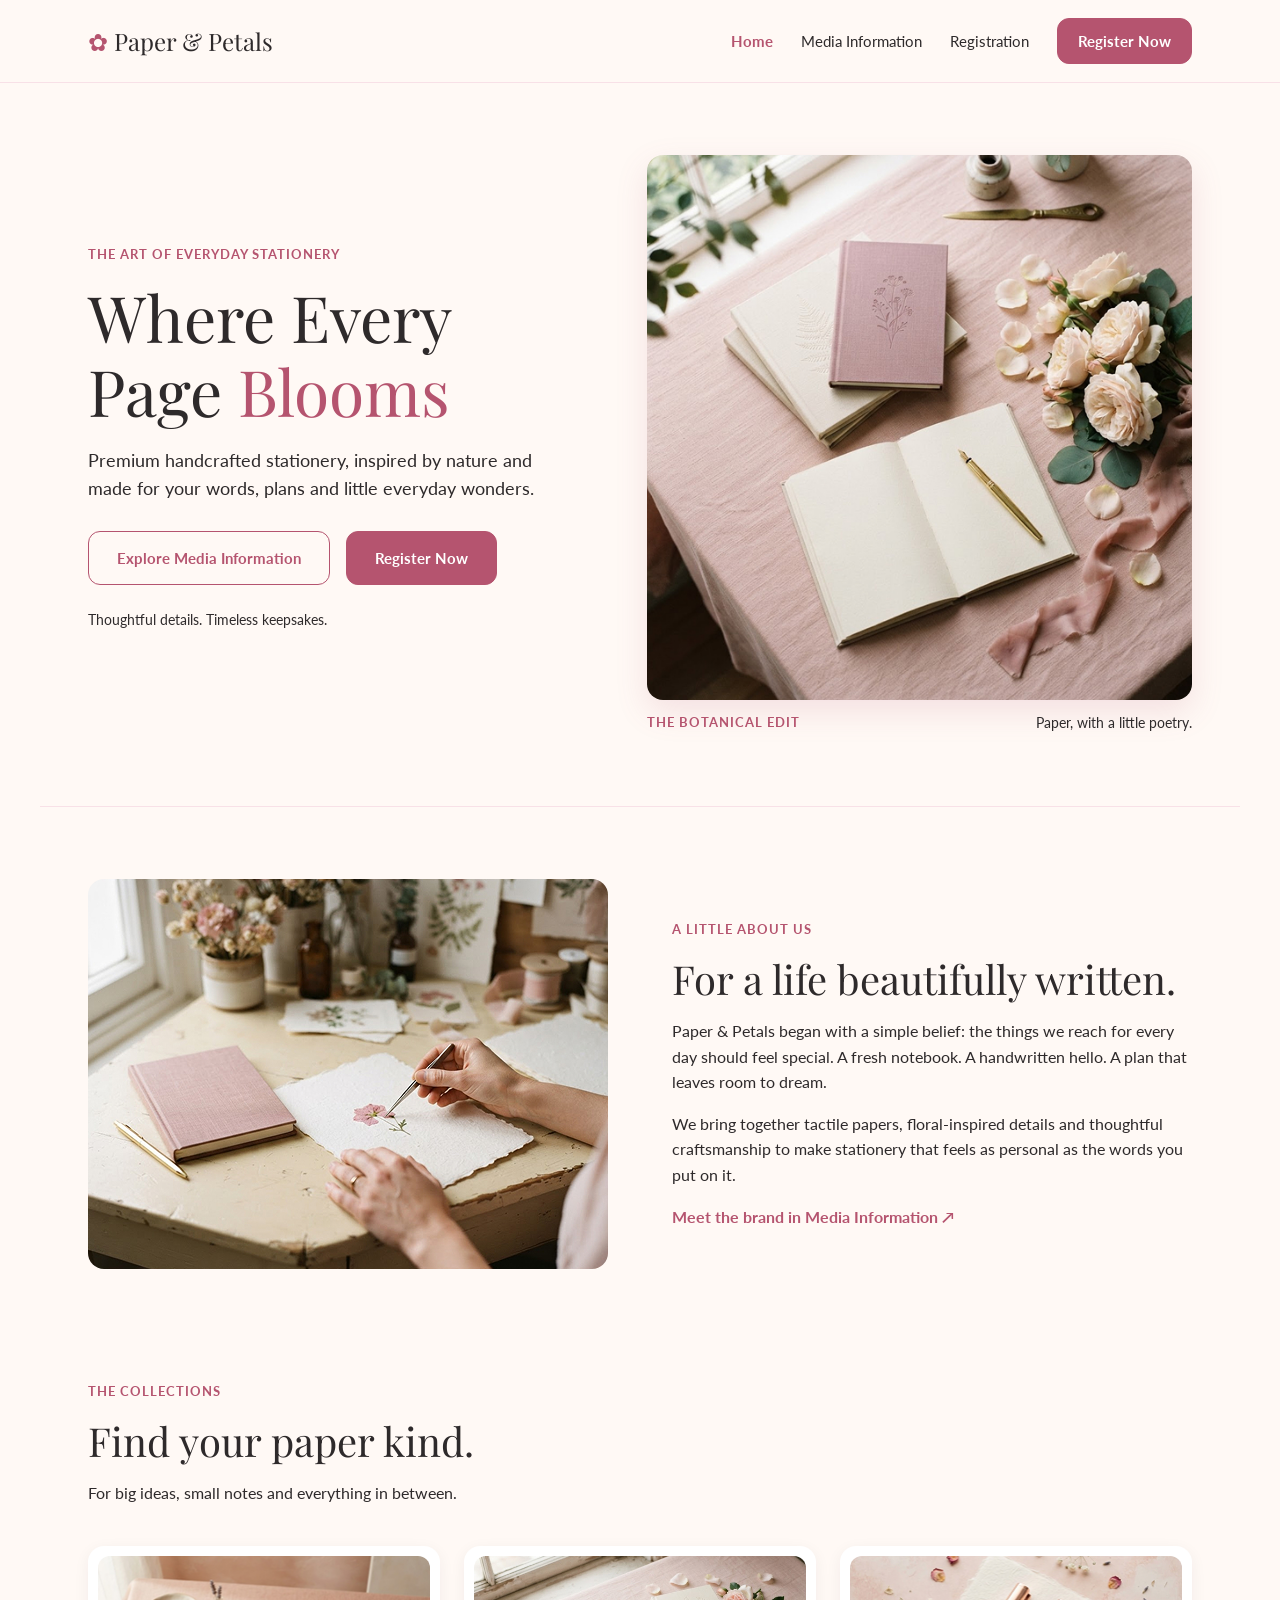
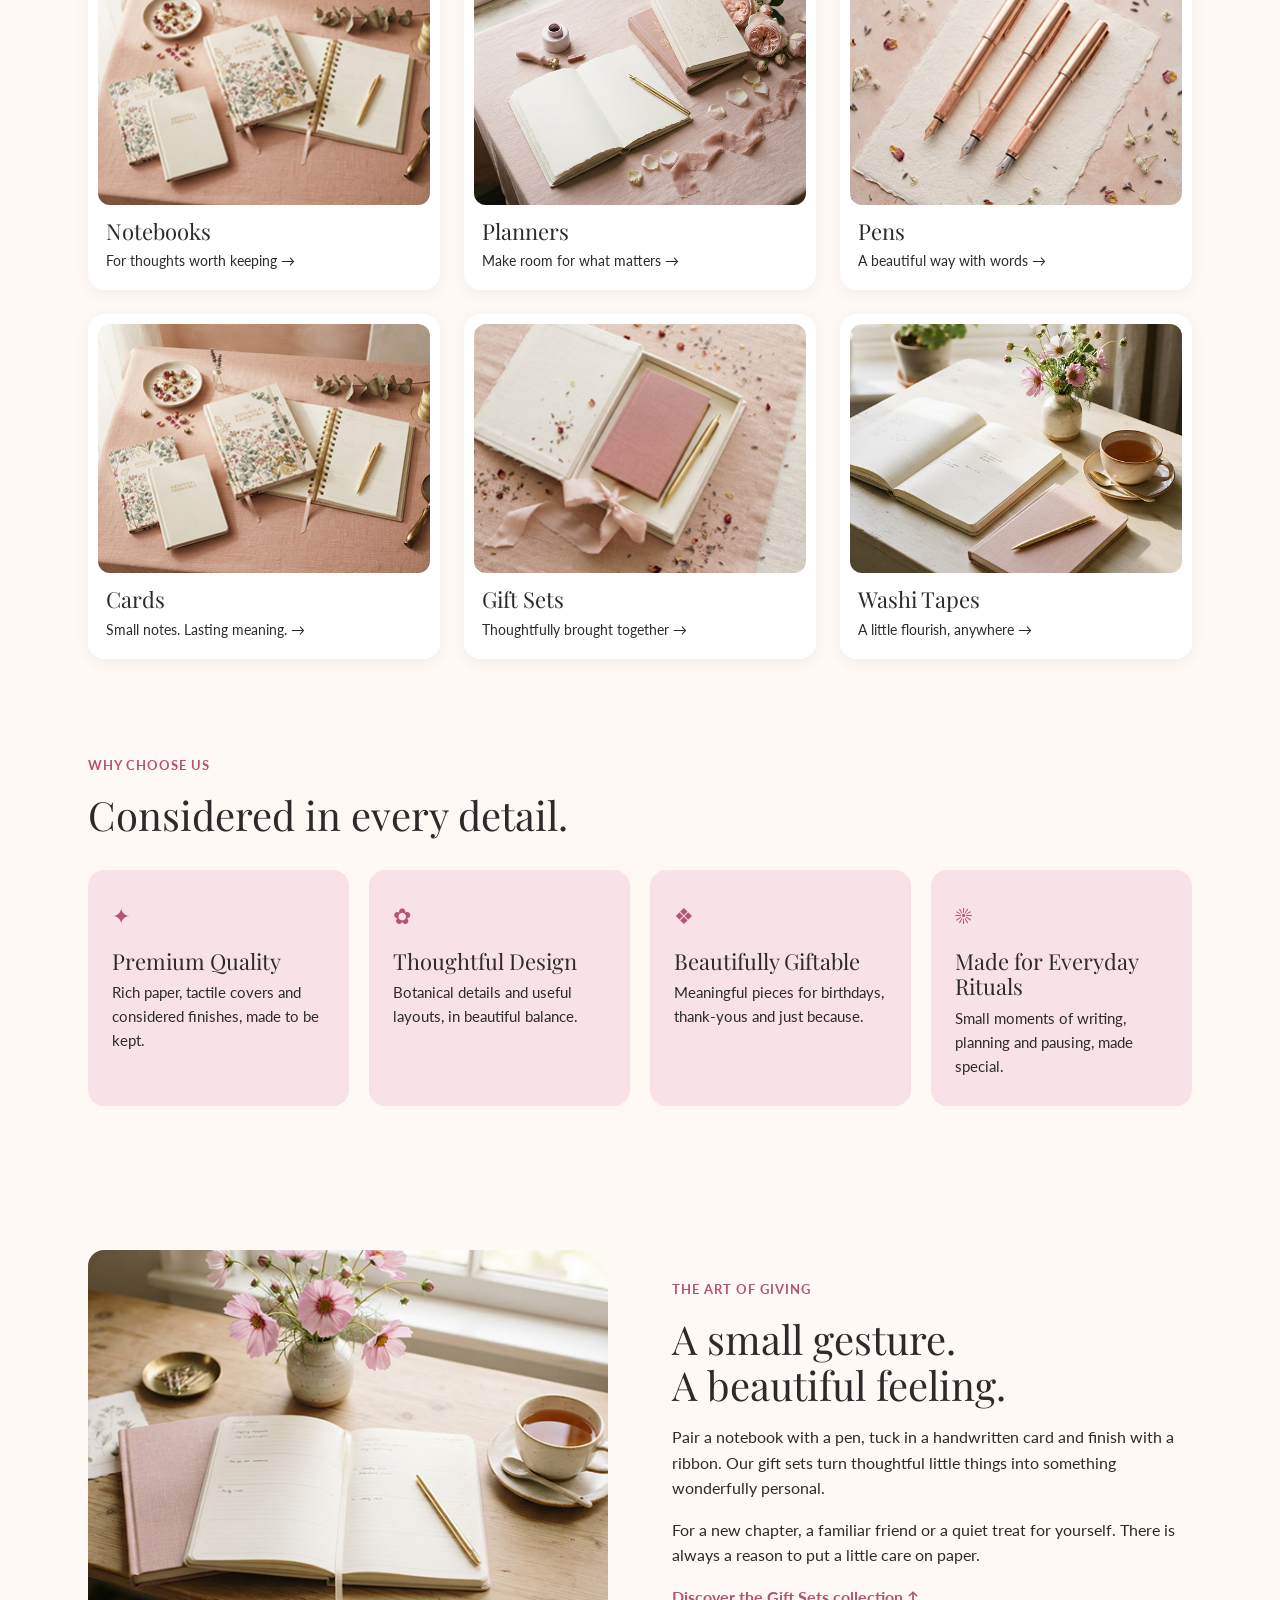
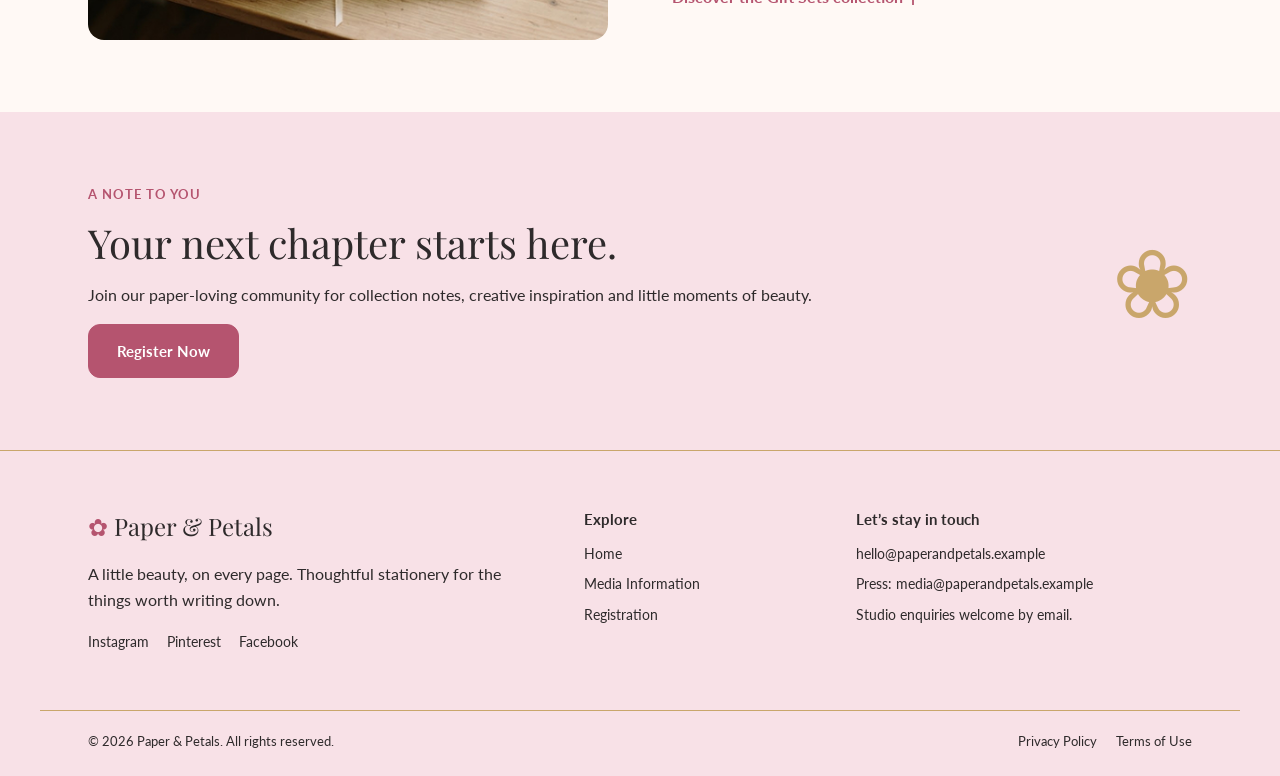
<file: index.html>
<!DOCTYPE html>
<html lang="en">
<head>
  <meta charset="UTF-8">
  <meta name="viewport" content="width=device-width, initial-scale=1.0">
  <title>Paper &amp; Petals | Home</title>
  <link rel="preconnect" href="https://fonts.googleapis.com">
  <link rel="preconnect" href="https://fonts.gstatic.com" crossorigin>
  <link href="https://fonts.googleapis.com/css2?family=Lato:wght@400;700&family=Playfair+Display:wght@400;500&display=swap" rel="stylesheet">
  <link rel="stylesheet" href="home.css">
</head>
<body>

 
  <header class="site-header">
    <div class="container header-inner">
      <a class="logo" href="index.html"><span class="logo-icon">✿</span> Paper &amp; Petals</a>
      <nav class="main-nav">
        <a href="index.html" class="active">Home</a>
        <a href="media.html">Media Information</a>
        <a href="Registration.html">Registration</a>
        <a href="registration.css" class="btn btn-small">Register Now</a>
      </nav>
    </div>
  </header>

  <main>

    
    <section class="hero container">
      <div class="hero-text">
        <p class="eyebrow">The art of everyday stationery</p>
        <h1>Where Every Page <span class="accent">Blooms</span></h1>
        <p class="lead">Premium handcrafted stationery, inspired by nature and made for your words, plans and little everyday wonders.</p>
        <div class="hero-buttons">
          <a href="media.html" class="btn btn-outline">Explore Media Information</a>
          <a href="register.html" class="btn">Register Now</a>
        </div>
        <p class="small-note">Thoughtful details. Timeless keepsakes.</p>
      </div>
      <figure class="hero-figure">
        <img src="images/hero.jpg" alt="Pink notebook, open journal and roses on a pink linen table">
        <figcaption>
          <span class="eyebrow">The botanical edit</span>
          <span>Paper, with a little poetry.</span>
        </figcaption>
      </figure>
    </section>

   
    <section class="about container">
      <img src="images/about.jpg" alt="Hands painting a flower on handmade paper">
      <div class="about-text">
        <p class="eyebrow">A little about us</p>
        <h2>For a life beautifully written.</h2>
        <p>Paper &amp; Petals began with a simple belief: the things we reach for every day should feel special. A fresh notebook. A handwritten hello. A plan that leaves room to dream.</p>
        <p>We bring together tactile papers, floral-inspired details and thoughtful craftsmanship to make stationery that feels as personal as the words you put on it.</p>
        <a class="text-link" href="media.html">Meet the brand in Media Information ↗</a>
      </div>
    </section>

    <!-- COLLECTIONS -->
    <section class="collections container">
      <p class="eyebrow">The collections</p>
      <h2>Find your paper kind.</h2>
      <p class="section-sub">For big ideas, small notes and everything in between.</p>

      <div class="card-grid">
        <a class="card" href="#">
          <img src="images/notebooks.jpg" alt="Stack of pink and cream notebooks">
          <h3>Notebooks</h3>
          <p>For thoughts worth keeping →</p>
        </a>
        <a class="card" href="#">
          <img src="images/planners.jpg" alt="Floral planners on a pink table">
          <h3>Planners</h3>
          <p>Make room for what matters →</p>
        </a>
        <a class="card" href="#">
          <img src="images/pens.jpg" alt="Rose gold fountain pens">
          <h3>Pens</h3>
          <p>A beautiful way with words →</p>
        </a>
        <a class="card" href="#">
          <img src="images/cards.jpg" alt="Floral greeting cards with envelopes">
          <h3>Cards</h3>
          <p>Small notes. Lasting meaning. →</p>
        </a>
        <a class="card" href="#">
          <img src="images/giftsets.jpg" alt="Notebook gift set with ribbon">
          <h3>Gift Sets</h3>
          <p>Thoughtfully brought together →</p>
        </a>
        <a class="card" href="#">
          <img src="images/washi.jpg" alt="Botanical washi tape rolls">
          <h3>Washi Tapes</h3>
          <p>A little flourish, anywhere →</p>
        </a>
      </div>
    </section>

    <!-- WHY CHOOSE US -->
    <section class="why container">
      <p class="eyebrow">Why choose us</p>
      <h2>Considered in every detail.</h2>
      <div class="why-grid">
        <div class="why-box">
          <span class="why-icon">✦</span>
          <h3>Premium Quality</h3>
          <p>Rich paper, tactile covers and considered finishes, made to be kept.</p>
        </div>
        <div class="why-box">
          <span class="why-icon">✿</span>
          <h3>Thoughtful Design</h3>
          <p>Botanical details and useful layouts, in beautiful balance.</p>
        </div>
        <div class="why-box">
          <span class="why-icon">❖</span>
          <h3>Beautifully Giftable</h3>
          <p>Meaningful pieces for birthdays, thank-yous and just because.</p>
        </div>
        <div class="why-box">
          <span class="why-icon">☀</span>
          <h3>Made for Everyday Rituals</h3>
          <p>Small moments of writing, planning and pausing, made special.</p>
        </div>
      </div>
    </section>

    <!-- GIVING -->
    <section class="giving container">
      <img src="images/giving.jpg" alt="Gift box with a pink notebook, gold pen and a rose">
      <div class="giving-text">
        <p class="eyebrow">The art of giving</p>
        <h2>A small gesture.<br>A beautiful feeling.</h2>
        <p>Pair a notebook with a pen, tuck in a handwritten card and finish with a ribbon. Our gift sets turn thoughtful little things into something wonderfully personal.</p>
        <p>For a new chapter, a familiar friend or a quiet treat for yourself. There is always a reason to put a little care on paper.</p>
        <a class="text-link" href="#">Discover the Gift Sets collection ↑</a>
      </div>
    </section>

    <!-- CALL TO ACTION -->
    <section class="cta">
      <div class="container cta-inner">
        <div>
          <p class="eyebrow">A note to you</p>
          <h2>Your next chapter starts here.</h2>
          <p>Join our paper-loving community for collection notes, creative inspiration and little moments of beauty.</p>
          <a href="register.html" class="btn">Register Now</a>
        </div>
        <span class="cta-flower" aria-hidden="true">❀</span>
      </div>
    </section>

  </main>

  <!-- FOOTER -->
  <footer class="site-footer">
    <div class="container footer-grid">
      <div>
        <a class="logo" href="index.html"><span class="logo-icon">✿</span> Paper &amp; Petals</a>
        <p>A little beauty, on every page. Thoughtful stationery for the things worth writing down.</p>
        <p class="socials"><a href="#">Instagram</a> <a href="#">Pinterest</a> <a href="#">Facebook</a></p>
      </div>
      <div>
        <h4>Explore</h4>
        <ul>
          <li><a href="index.html">Home</a></li>
          <li><a href="media.html">Media Information</a></li>
          <li><a href="register.html">Registration</a></li>
        </ul>
      </div>
      <div>
        <h4>Let’s stay in touch</h4>
        <ul>
          <li>hello@paperandpetals.example</li>
          <li>Press: media@paperandpetals.example</li>
          <li>Studio enquiries welcome by email.</li>
        </ul>
      </div>
    </div>
    <div class="container footer-bottom">
      <span>© 2026 Paper &amp; Petals. All rights reserved.</span>
      <span><a href="#">Privacy Policy</a> <a href="#">Terms of Use</a></span>
    </div>
  </footer>

</body>
</html>
</file>
<file: home.css>
/* ===== Paper & Petals - Home page ===== */

:root {
  --blush: #F8E1E7;
  --rose: #E8A0B4;
  --mauve: #B5546F;
  --cream: #FFF9F5;
  --ink: #2E2A2B;
  --gold: #C9A66B;
  --white: #FFFFFF;
}

* { box-sizing: border-box; }

body {
  margin: 0;
  background-color: var(--cream);
  color: var(--ink);
  font-family: "Lato", sans-serif;
  font-size: 16px;
  line-height: 1.6;
}

img { display: block; max-width: 100%; }
a { color: inherit; }

h1, h2, h3 {
  font-family: "Playfair Display", serif;
  font-weight: 400;
  line-height: 1.15;
  margin: 0 0 16px;
}
h1 { font-size: 64px; }
h2 { font-size: 40px; }
h3 { font-size: 22px; margin-bottom: 6px; }

.container {
  max-width: 1200px;
  margin: 0 auto;
  padding: 0 48px;
}

.eyebrow {
  color: var(--mauve);
  font-size: 13px;
  font-weight: 700;
  letter-spacing: 1px;
  text-transform: uppercase;
  margin: 0 0 16px;
}
.accent { color: var(--mauve); }
.lead { font-size: 18px; max-width: 460px; }
.small-note { font-size: 14px; margin-top: 24px; }
.section-sub { margin: 0 0 40px; }

/* ----- Buttons & links ----- */
.btn {
  display: inline-block;
  background-color: var(--mauve);
  color: var(--white);
  padding: 14px 28px;
  border: 1px solid var(--mauve);
  border-radius: 12px;
  text-decoration: none;
  font-weight: 700;
  font-size: 15px;
  transition: background-color 0.2s, color 0.2s;
}
.btn:hover { background-color: #9a4259; border-color: #9a4259; }
.btn-small { padding: 10px 20px; font-size: 14px; }
.btn-outline { background-color: transparent; color: var(--mauve); }
.btn-outline:hover { background-color: var(--blush); color: var(--mauve); border-color: var(--mauve); }

.text-link { color: var(--mauve); font-weight: 700; text-decoration: none; }
.text-link:hover { text-decoration: underline; }

a:focus-visible, .btn:focus-visible {
  outline: 3px solid var(--rose);
  outline-offset: 3px;
}

/* ----- Header ----- */
.site-header {
  position: sticky;
  top: 0;
  z-index: 10;
  background-color: var(--cream);
  border-bottom: 1px solid var(--blush);
}
.header-inner {
  display: flex;
  justify-content: space-between;
  align-items: center;
  padding-top: 18px;
  padding-bottom: 18px;
}
.logo {
  font-family: "Playfair Display", serif;
  font-size: 24px;
  text-decoration: none;
}
.logo-icon { color: var(--mauve); }
.main-nav {
  display: flex;
  align-items: center;
  gap: 28px;
}
.main-nav a { text-decoration: none; font-size: 15px; }
.main-nav a:not(.btn):hover { color: var(--mauve); }
.main-nav a.active { color: var(--mauve); font-weight: 700; }

/* ----- Hero ----- */
.hero {
  display: grid;
  grid-template-columns: 1fr 1.1fr;
  gap: 64px;
  align-items: center;
  padding-top: 72px;
  padding-bottom: 72px;
}
.hero-buttons { display: flex; flex-wrap: wrap; gap: 16px; margin-top: 28px; }
.hero-figure { margin: 0; }
.hero-figure img {
  width: 100%;
  aspect-ratio: 1 / 1;
  object-fit: cover;
  border-radius: 16px;
  box-shadow: 0 12px 32px rgba(181, 84, 111, 0.15);
}
.hero-figure figcaption {
  display: flex;
  justify-content: space-between;
  gap: 16px;
  margin-top: 12px;
  font-size: 14px;
}
.hero-figure .eyebrow { margin: 0; }

/* ----- About & Giving (image + text rows) ----- */
.about, .giving {
  display: grid;
  grid-template-columns: 1fr 1fr;
  gap: 64px;
  align-items: center;
  padding-top: 72px;
  padding-bottom: 72px;
}
.about { border-top: 1px solid var(--blush); }
.about img, .giving img {
  width: 100%;
  aspect-ratio: 4 / 3;
  object-fit: cover;
  border-radius: 16px;
}

/* ----- Collections ----- */
.collections { padding-top: 40px; padding-bottom: 72px; }
.card-grid {
  display: grid;
  grid-template-columns: repeat(3, 1fr);
  gap: 24px;
}
.card {
  background-color: var(--white);
  border-radius: 16px;
  padding: 10px 10px 18px;
  text-decoration: none;
  box-shadow: 0 4px 16px rgba(46, 42, 43, 0.06);
  transition: transform 0.2s, box-shadow 0.2s;
}
.card:hover {
  transform: translateY(-4px);
  box-shadow: 0 10px 24px rgba(181, 84, 111, 0.15);
}
.card img {
  width: 100%;
  aspect-ratio: 4 / 3;
  object-fit: cover;
  border-radius: 12px;
  margin-bottom: 14px;
}
.card h3, .card p { padding: 0 8px; }
.card p { margin: 0; font-size: 14px; }

/* ----- Why choose us ----- */
.why { padding-top: 24px; padding-bottom: 72px; }
.why-grid {
  display: grid;
  grid-template-columns: repeat(4, 1fr);
  gap: 20px;
  margin-top: 32px;
}
.why-box {
  background-color: var(--blush);
  border-radius: 16px;
  padding: 28px 24px;
}
.why-icon { display: block; color: var(--mauve); font-size: 22px; margin-bottom: 16px; }
.why-box p { margin: 0; font-size: 15px; }

/* ----- Call to action ----- */
.cta { background-color: var(--blush); padding: 72px 0; }
.cta-inner {
  display: flex;
  justify-content: space-between;
  align-items: center;
  gap: 32px;
}
.cta-flower { font-size: 96px; color: var(--gold); line-height: 1; }

/* ----- Footer ----- */
.site-footer {
  background-color: var(--blush);
  border-top: 1px solid var(--gold);
  padding-top: 56px;
}
.footer-grid {
  display: grid;
  grid-template-columns: 2fr 1fr 1.5fr;
  gap: 48px;
}
.site-footer h4 { font-size: 15px; margin: 0 0 12px; }
.site-footer ul { list-style: none; margin: 0; padding: 0; font-size: 14px; }
.site-footer li { margin-bottom: 8px; }
.site-footer a { text-decoration: none; }
.site-footer a:hover { color: var(--mauve); }
.socials a { margin-right: 14px; font-size: 14px; }
.footer-bottom {
  display: flex;
  justify-content: space-between;
  flex-wrap: wrap;
  gap: 12px;
  margin-top: 40px;
  padding-top: 20px;
  padding-bottom: 24px;
  border-top: 1px solid var(--gold);
  font-size: 13px;
}
.footer-bottom a { margin-left: 16px; }
</file>
